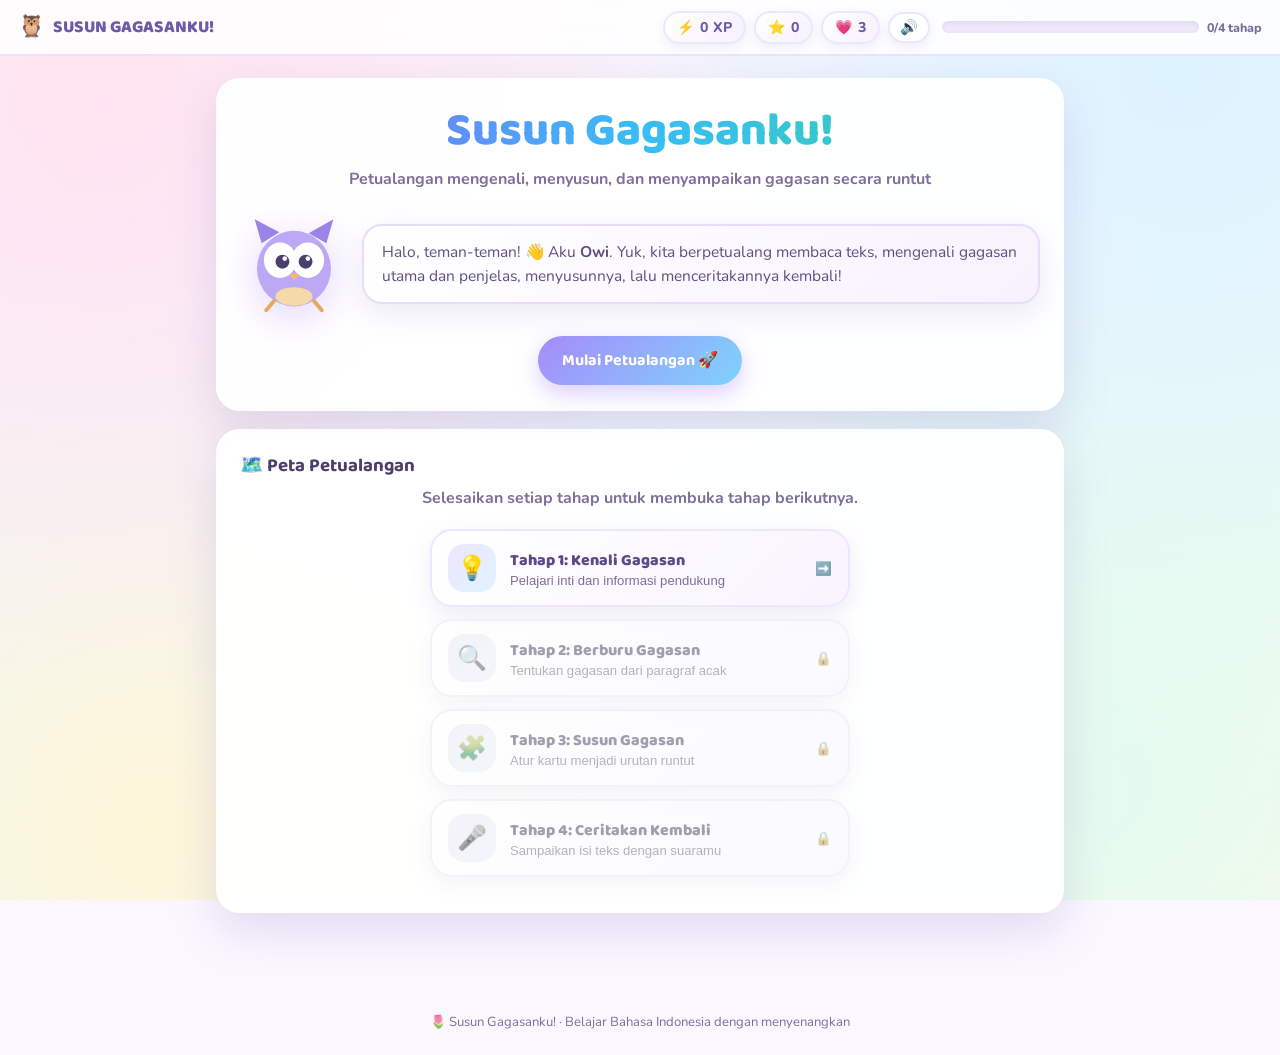
<file: ai_studio_code (1).html>
<!DOCTYPE html>
<html lang="id">
<head>
<meta charset="UTF-8">
<meta name="viewport" content="width=device-width,initial-scale=1">
<title>Susun Gagasanku! — Petualangan Gagasan</title>
<link rel="preconnect" href="https://fonts.googleapis.com">
<link rel="preconnect" href="https://fonts.gstatic.com" crossorigin>
<link href="https://fonts.googleapis.com/css2?family=Baloo+2:wght@400;600;700;800&family=Nunito:wght@400;600;700;800&display=swap" rel="stylesheet">
<style>
:root{
  --mint:#B9EBD9;--lav:#D6C9FB;--peach:#FFD8C2;--yellow:#FFEFB8;
  --pink:#FFC9DE;--blue:#C3E5FF;--green:#C7F0D8;
  --ink:#4B3F6B;--ink-soft:#7C6F9C;
  --shadow:0 10px 30px rgba(139,120,190,.16);
  --shadow-lg:0 18px 45px rgba(139,120,190,.22);
  --radius:24px;
}
*{box-sizing:border-box;-webkit-tap-highlight-color:transparent}
html,body{min-height:100%;margin:0}
body{font-family:'Nunito','Trebuchet MS',sans-serif;color:var(--ink);background:#FBF7FF;min-height:100vh;overflow-x:hidden}
body:before{
  content:'';position:fixed;inset:0;z-index:-2;
  background:
    radial-gradient(circle at 8% 12%,#FFE3F1 0,transparent 42%),
    radial-gradient(circle at 92% 8%,#DDF3FF 0,transparent 38%),
    radial-gradient(circle at 85% 88%,#E4FBEF 0,transparent 42%),
    radial-gradient(circle at 12% 92%,#FFF6D9 0,transparent 40%),
    linear-gradient(160deg,#FFF1F7 0%,#EFF6FF 40%,#EAFBF3 75%,#FFF8E9 100%);
}
h1,h2,h3,h4{font-family:'Baloo 2',sans-serif;margin:0 0 .4em;line-height:1.2}
p{margin:0 0 .8em;line-height:1.65}

/* Topbar & HUD */
.topbar{
  position:sticky;top:0;z-index:50;display:flex;align-items:center;gap:12px;flex-wrap:wrap;
  padding:10px 18px;background:rgba(255,255,255,.86);backdrop-filter:blur(14px);
  border-bottom:2px solid rgba(214,201,251,.5);
}
.brand{
  display:flex;align-items:center;gap:8px;font-family:'Baloo 2',sans-serif;
  font-weight:800;font-size:1.08rem;color:#6D5AA8;cursor:pointer;border:0;background:none;padding:0;
}
.brand .dot{font-size:1.35rem;animation:bob 2.6s infinite}
.hud{display:flex;gap:8px;margin-left:auto;flex-wrap:wrap;align-items:center}
.hud-item{
  display:flex;align-items:center;gap:5px;background:linear-gradient(135deg,#fff,#F6F1FF);
  border:2px solid #EDE6FF;padding:5px 12px;border-radius:999px;font-weight:800;
  font-size:.88rem;color:#6D5AA8;box-shadow:0 4px 12px #8b78be1f;
}
.mute-btn{
  border:2px solid #EDE6FF;background:#fff;border-radius:999px;padding:5px 10px;
  font-size:.9rem;cursor:pointer;box-shadow:0 4px 12px #8b78be1f;transition:.16s;
}
.mute-btn:hover{transform:scale(1.06)}
.progress-wrap{display:flex;align-items:center;gap:8px;width:100%;max-width:320px}
.progress{flex:1;height:12px;background:#EFE9FB;border-radius:999px;overflow:hidden;box-shadow:inset 0 2px 5px #8b78be26}
.progress-fill{height:100%;width:0;border-radius:999px;background:linear-gradient(90deg,#A78BFA,#7DD3FC,#6EE7B7);transition:width .6s ease}
.progress-label{font-size:.78rem;font-weight:800;color:var(--ink-soft);white-space:nowrap}

/* Layout & Animations */
main{max-width:880px;margin:0 auto;padding:22px 16px 70px}
.screen{display:none;animation:fadeUp .4s ease both}
.screen.active{display:block}
@keyframes fadeUp{from{opacity:0;transform:translateY(16px)}to{opacity:1;transform:translateY(0)}}
@keyframes bob{0%,100%{transform:translateY(0)}50%{transform:translateY(-7px)}}
@keyframes pop{0%{transform:scale(.75);opacity:0}70%{transform:scale(1.06)}100%{transform:scale(1);opacity:1}}
@keyframes pulse{50%{box-shadow:0 0 0 16px #ff6b9d00}}
@keyframes shake{0%,100%{transform:translateX(0)}25%{transform:translateX(-6px)}75%{transform:translateX(6px)}}

.card{
  background:#fffffff2;border-radius:var(--radius);padding:24px 22px;
  box-shadow:var(--shadow-lg);border:2px solid #ffffffe6;margin-bottom:18px;
}
.stage-head{display:flex;align-items:center;justify-content:space-between;gap:10px;flex-wrap:wrap;margin-bottom:10px}
.level-tag{
  display:inline-flex;align-items:center;gap:8px;
  background:linear-gradient(135deg,#EDE6FF,#DFF3FF);color:#6D5AA8;
  font-weight:800;font-size:.82rem;padding:6px 14px;border-radius:999px;
}
.back-map{
  border:2px solid #E6DEF8;background:#fff;color:#6D5AA8;border-radius:999px;
  padding:6px 13px;font-family:'Baloo 2',sans-serif;font-weight:700;font-size:.85rem;
  cursor:pointer;transition:.16s;
}
.back-map:hover{background:#F7F3FF}

.hint{
  background:#F7F3FF;border-left:5px solid #C4B5FD;padding:12px 16px;
  border-radius:0 14px 14px 0;font-size:.95rem;color:#5D5182;margin:14px 0;
}

/* Buttons */
.btn{
  font-family:'Baloo 2',sans-serif;font-weight:700;font-size:1rem;border:0;border-radius:999px;
  padding:12px 24px;cursor:pointer;transition:transform .16s,box-shadow .16s,filter .16s;
  display:inline-flex;align-items:center;gap:8px;justify-content:center;
}
.btn:hover:not(:disabled){transform:translateY(-2px)}
.btn:active:not(:disabled){transform:scale(.96)}
.btn:disabled{opacity:.45;cursor:not-allowed;filter:grayscale(.4)}
.btn-sm{padding:8px 16px;font-size:.88rem}
.btn-primary{background:linear-gradient(135deg,#A78BFA,#7DD3FC);color:#fff;box-shadow:0 8px 22px #a78bfa6b}
.btn-mint{background:linear-gradient(135deg,#6EE7B7,#34D399);color:#0D4E35;box-shadow:0 8px 22px #34d39955}
.btn-peach{background:linear-gradient(135deg,#FFB88C,#FF9A76);color:#fff;box-shadow:0 8px 22px #ff9a7666}
.btn-ghost{background:#fff;color:#6D5AA8;border:2px solid #E6DEF8;box-shadow:0 5px 16px #8b78be1f}
.btn-row{display:flex;gap:12px;flex-wrap:wrap;margin-top:18px;align-items:center}

/* Mascot & Hero */
.owl{width:108px;height:108px;animation:bob 3.2s infinite;filter:drop-shadow(0 10px 18px #a78bfa59);flex-shrink:0}
.owl-mini{
  width:52px;height:52px;border-radius:18px;background:linear-gradient(135deg,#EDE6FF,#DFF3FF);
  display:grid;place-items:center;font-size:1.75rem;flex-shrink:0;
  box-shadow:0 6px 14px #8b78be22;animation:bob 3s infinite;
}
.mascot-row{display:flex;align-items:center;gap:14px;flex-wrap:wrap;margin-bottom:10px}
.speech{
  position:relative;flex:1;min-width:200px;background:linear-gradient(135deg,#fff,#F7F2FF);
  border:2px solid #E6DEF8;border-radius:20px;padding:14px 18px;font-size:.97rem;
  color:#5D5182;box-shadow:var(--shadow);line-height:1.55;
}
.hero-title{
  font-size:clamp(1.9rem,6vw,2.9rem);font-weight:800;text-align:center;
  background:linear-gradient(100deg,#8B5CF6,#38BDF8,#34D399);
  -webkit-background-clip:text;background-clip:text;color:transparent;margin-bottom:6px;
}
.hero-sub{text-align:center;color:var(--ink-soft);font-weight:700;margin-bottom:18px}

/* Map */
.map{padding:6px 0 10px;display:flex;flex-direction:column;gap:12px;align-items:center}
.node{
  width:min(420px,100%);display:flex;align-items:center;gap:14px;text-align:left;
  background:linear-gradient(135deg,#fff,#F8F4FF);border:2px solid #EDE6FF;border-radius:22px;
  padding:13px 16px;cursor:pointer;box-shadow:0 8px 22px #8b78be24;transition:.2s;color:inherit;
}
.node:hover:not(.locked){transform:translateY(-3px);box-shadow:0 16px 32px #8b78be3d}
.node.locked{opacity:.55;filter:grayscale(.5);cursor:not-allowed}
.node.done{border-color:#A7F3D0;background:linear-gradient(135deg,#F0FFF8,#fff)}
.node-icon{
  width:48px;height:48px;flex:0 0 48px;border-radius:16px;display:grid;place-items:center;
  font-size:1.5rem;background:linear-gradient(135deg,#EDE6FF,#DFF3FF);
}
.node-body{display:flex;flex-direction:column;flex:1}
.node-title{font-family:'Baloo 2',sans-serif;font-weight:800;font-size:1rem;color:#5B4B8A}
.node-desc{font-size:.82rem;color:var(--ink-soft)}

/* Concept Cards & Text */
.concept-grid{display:grid;grid-template-columns:1fr 1fr;gap:16px;margin-top:16px}
.concept{border-radius:22px;padding:20px;border:2px solid;box-shadow:var(--shadow)}
.concept.blue{background:linear-gradient(160deg,#EAF5FF,#DCEBFF);border-color:#BFDBFE}
.concept.yellow{background:linear-gradient(160deg,#FFFCEB,#FFF4D1);border-color:#FDE68A}
.concept h4{font-size:1.1rem;margin-bottom:8px;display:flex;align-items:center;justify-content:space-between}
.concept p{font-size:.92rem;color:#5D5182;margin-bottom:0}
.concept-tap{cursor:pointer;transition:.2s;min-height:145px}
.concept-tap:hover{transform:translateY(-4px)}
.concept-detail{display:none;margin-top:12px;padding:12px;background:#ffffffd6;border-radius:14px;line-height:1.55;font-size:.93rem}
.concept-tap.open .concept-detail{display:block;animation:fadeUp .25s}
.concept-tap.open .tap-cue{display:none}
.example{background:#ffffffd9;border:1.5px solid #E6DEF8;border-radius:14px;padding:12px 15px;font-size:.95rem;line-height:1.65}

.text-box{
  background:linear-gradient(135deg,#FFFDF8,#FFF9F0);border:2px dashed #FFE0B8;
  border-radius:20px;padding:18px 20px;margin-top:12px;font-size:1rem;line-height:1.8;color:#4A3F63;
}
.text-box h3{color:#8B5CF6;font-size:1.15rem;text-align:center;margin-bottom:12px}
.text-box p{text-indent:1.2em;margin-bottom:10px}
.text-box p:last-child{margin-bottom:0}
.text-toolbar{display:flex;gap:8px;flex-wrap:wrap;align-items:center;margin-top:10px}

/* Quiz */
.quiz-card{background:linear-gradient(135deg,#FFFDF8,#F5F2FF);border:2px solid #E6DEF8;border-radius:20px;padding:18px;margin:16px 0}
.quiz-progress{font-weight:900;color:#8B5CF6;font-size:.88rem;margin-bottom:6px}
.choice-grid{display:grid;grid-template-columns:repeat(2,minmax(0,1fr));gap:12px;margin:16px 0}
.choice-btn{
  border:2px solid #E6DEF8;background:#fff;border-radius:18px;padding:15px 12px;
  color:#5D5182;font:800 1rem 'Nunito',sans-serif;cursor:pointer;
  box-shadow:0 5px 14px #8b78be1c;transition:.18s;
}
.choice-btn:hover:not(:disabled){transform:translateY(-2px);border-color:#A78BFA}
.choice-btn:disabled{cursor:default}
.choice-btn.correct{border-color:#34D399;background:#E3FBEC;color:#11533B}
.choice-btn.wrong{border-color:#FB7185;background:#FFF0F3;color:#9F3450;animation:shake .35s}
.answer-feedback{padding:14px 16px;border-radius:16px;margin:14px 0 0;font-weight:700;line-height:1.55;display:none}
.answer-feedback.good{display:block;background:#E3FBEC;color:#166044}
.answer-feedback.bad{display:block;background:#FFF0F3;color:#9F3450}

/* Sort */
.sort-list{display:flex;flex-direction:column;gap:10px;margin:18px 0}
.sort-item{
  display:flex;align-items:center;gap:12px;padding:14px;background:#fff;
  border:2px solid #EDE6FF;border-radius:16px;box-shadow:0 4px 12px #8b78be1c;
  cursor:grab;transition:transform .15s,border-color .15s,background .15s;
}
.sort-item:active{cursor:grabbing}
.sort-item.dragging{opacity:.45;transform:scale(.98)}
.sort-item.over{border-color:#6EE7B7;background:#F0FFF8}
.sort-item.moved{border-color:#A78BFA;background:#FAF7FF}
.sort-handle{color:#B8AED6;font-size:1.1rem;user-select:none;padding:0 2px}
.sort-num{
  width:34px;height:34px;border-radius:50%;display:grid;place-items:center;
  background:#EDE6FF;color:#6D5AA8;font-weight:900;flex-shrink:0;
}
.sort-text{flex:1;font-weight:700;line-height:1.5}
.sort-controls{display:flex;gap:6px}
.mini{
  border:0;background:#F0EBFF;color:#6D5AA8;border-radius:10px;padding:8px 11px;
  font-weight:900;cursor:pointer;transition:.15s;
}
.mini:hover:not(:disabled){background:#E2D7FE}
.mini:disabled{opacity:.35;cursor:not-allowed}

/* Record & Retell */
.record-panel{
  background:linear-gradient(160deg,#FFF7FB,#F5F3FF);border:2px dashed #FFC9DE;
  border-radius:22px;padding:22px;margin-top:16px;text-align:center;
}
.record-btn{background:linear-gradient(135deg,#FFB8D2,#FF8FB8);color:#7D254B;box-shadow:0 7px 18px #ff8fb866}
.record-btn.recording{animation:pulse 1.2s infinite;background:#fb7185;color:#fff}
.rec-status{font-size:.88rem;font-weight:700;color:var(--ink-soft);margin-top:12px;min-height:22px}
.transcript-input{
  width:100%;min-height:105px;background:#fff;border-radius:16px;padding:14px;margin-top:12px;
  font:600 .96rem/1.7 'Nunito',sans-serif;color:var(--ink);border:2px solid #E6DEF8;
  resize:vertical;outline:none;transition:border-color .2s;
}
.transcript-input:focus{border-color:#A78BFA}
.feedback{padding:14px 16px;border-radius:16px;margin-top:14px;background:#F7F3FF;line-height:1.6}
.feedback.good{background:#E3FBEC;color:#166044}
.feedback.warn{background:#FFF8DC;color:#805900}

/* Modal & Confetti */
.modal{
  position:fixed;inset:0;background:#4b3f6b70;backdrop-filter:blur(5px);
  display:none;align-items:center;justify-content:center;padding:20px;z-index:100;
}
.modal.show{display:flex}
.modal-card{
  background:#fff;border-radius:26px;padding:28px;max-width:420px;width:100%;
  text-align:center;box-shadow:var(--shadow-lg);animation:pop .3s;
}
.modal-icon{font-size:3.2rem;margin-bottom:6px}
.confetti{
  position:fixed;top:-12px;width:10px;height:14px;border-radius:3px;z-index:120;
  pointer-events:none;animation:fall linear forwards;
}
@keyframes fall{
  to{transform:translateY(105vh) rotate(540deg);opacity:0}
}

.footer{text-align:center;color:var(--ink-soft);font-size:.82rem;padding:12px 10px 24px}

@media(max-width:640px){
  .topbar{padding:9px 12px}
  .hud-item{font-size:.78rem;padding:4px 9px}
  .progress-wrap{max-width:none}
  .card{padding:19px 15px}
  .concept-grid,.choice-grid{grid-template-columns:1fr}
  .sort-item{align-items:flex-start}
  .sort-controls{flex-direction:column}
}
</style>
</head>
<body>

<header class="topbar">
  <button type="button" class="brand" onclick="go(0)" title="Kembali ke Peta">
    <span class="dot">🦉</span> SUSUN GAGASANKU!
  </button>
  <div class="hud">
    <div class="hud-item" title="Poin Pengalaman">⚡ <span id="xp">0</span> XP</div>
    <div class="hud-item" title="Bintang">⭐ <span id="stars">0</span></div>
    <div class="hud-item" title="Semangat">💗 <span id="hearts">3</span></div>
    <button type="button" class="mute-btn" id="muteBtn" onclick="toggleMute()" aria-label="Suara aktif" title="Aktifkan/Bisukan Suara">🔊</button>
  </div>
  <div class="progress-wrap">
    <div class="progress"><div class="progress-fill" id="progress"></div></div>
    <span class="progress-label" id="progressLabel">0/4 tahap</span>
  </div>
</header>

<main>
  <!-- SCREEN 0: HOME & MAP -->
  <section class="screen active" id="screen0">
    <div class="card">
      <h1 class="hero-title">Susun Gagasanku!</h1>
      <p class="hero-sub">Petualangan mengenali, menyusun, dan menyampaikan gagasan secara runtut</p>
      <div class="mascot-row">
        <svg class="owl" viewBox="0 0 140 140" role="img" aria-label="Maskot burung hantu Owi">
          <ellipse cx="70" cy="76" rx="48" ry="49" fill="#BCA8F4"/>
          <path d="M28 43 19 12 51 29M112 43l9-31-32 18" fill="#9C83E8"/>
          <ellipse cx="52" cy="65" rx="21" ry="23" fill="#fff"/>
          <ellipse cx="88" cy="65" rx="21" ry="23" fill="#fff"/>
          <circle cx="55" cy="67" r="9" fill="#4B3F6B"/>
          <circle cx="85" cy="67" r="9" fill="#4B3F6B"/>
          <circle cx="58" cy="63" r="3" fill="#fff"/>
          <circle cx="88" cy="63" r="3" fill="#fff"/>
          <path d="m64 83 6 8 7-8" fill="#FFB86B"/>
          <ellipse cx="70" cy="112" rx="24" ry="12" fill="#F5D9A8"/>
          <path d="M44 118 34 130M96 118l10 12" stroke="#E9A75C" stroke-width="5" stroke-linecap="round"/>
        </svg>
        <div class="speech">
          Halo, teman-teman! 👋 Aku <b>Owi</b>. Yuk, kita berpetualang membaca teks, mengenali gagasan utama dan penjelas, menyusunnya, lalu menceritakannya kembali!
        </div>
      </div>
      <div class="btn-row" style="justify-content:center">
        <button type="button" class="btn btn-primary" id="startBtn" onclick="startAdventure()">Mulai Petualangan 🚀</button>
      </div>
    </div>

    <div class="card">
      <h3>🗺️ Peta Petualangan</h3>
      <p class="hero-sub" style="margin-bottom:12px">Selesaikan setiap tahap untuk membuka tahap berikutnya.</p>
      <div class="map" id="map"></div>
    </div>
  </section>

  <!-- SCREEN 1: TAHAP 1 -->
  <section class="screen" id="screen1">
    <div class="card">
      <div class="stage-head">
        <div class="level-tag">💡 Tahap 1 · Kenalan dengan Gagasan</div>
        <button type="button" class="back-map" onclick="go(0)">🗺️ Peta</button>
      </div>
      <h2>Yuk, Kenali Dua Gagasan!</h2>
      <div class="mascot-row">
        <div class="owl-mini" aria-hidden="true">🦉</div>
        <div class="speech">Sebelum bermain, ketuk kedua kartu di bawah ini untuk membuka rahasia gagasan utama dan gagasan penjelas!</div>
      </div>

      <div class="concept-grid">
        <div class="concept blue concept-tap" id="conceptUtama" role="button" tabindex="0" onclick="toggleConcept(this)" onkeydown="if(event.key==='Enter'||event.key===' '){event.preventDefault();toggleConcept(this)}">
          <h4><span>💡 Gagasan Utama</span> <span class="tap-icon">👆</span></h4>
          <p class="tap-cue">Ketuk kartu untuk mengenalnya.</p>
          <div class="concept-detail">
            <b>Gagasan utama</b> adalah inti atau pokok pembahasan. Gagasan ini memberi tahu kita hal paling penting yang sedang dibicarakan.
          </div>
        </div>
        <div class="concept yellow concept-tap" id="conceptPenjelas" role="button" tabindex="0" onclick="toggleConcept(this)" onkeydown="if(event.key==='Enter'||event.key===' '){event.preventDefault();toggleConcept(this)}">
          <h4><span>🌟 Gagasan Penjelas</span> <span class="tap-icon">👆</span></h4>
          <p class="tap-cue">Ketuk kartu untuk mengenalnya.</p>
          <div class="concept-detail">
            <b>Gagasan penjelas</b> adalah informasi yang menerangkan gagasan utama. Isinya dapat berupa alasan, contoh, fakta, atau rincian.
          </div>
        </div>
      </div>

      <div class="quiz-card">
        <h3>🎮 Coba Jadi Detektif Gagasan!</h3>
        <p>Kalimat ini berbicara tentang manfaat membawa botol minum sendiri. Menurutmu, ini termasuk gagasan yang mana?</p>
        <div class="example" style="margin:12px 0"><b>“Membawa botol minum sendiri ke sekolah memberikan banyak manfaat.”</b></div>
        <div class="choice-grid">
          <button type="button" class="choice-btn" onclick="practiceConcept('utama',this)">💡 Gagasan Utama</button>
          <button type="button" class="choice-btn" onclick="practiceConcept('penjelas',this)">🌟 Gagasan Penjelas</button>
        </div>
        <div id="practiceFeedback" class="answer-feedback" aria-live="polite"></div>
      </div>

      <p class="hint">Ingat: <b>gagasan utama</b> = inti pembahasan. <b>Gagasan penjelas</b> = informasi yang mendukung atau menerangkan inti.</p>
      <div class="btn-row">
        <button type="button" class="btn btn-primary" id="next1" disabled onclick="go(2)">Aku Siap Berlatih! ➜</button>
      </div>
    </div>
  </section>

  <!-- SCREEN 2: TAHAP 2 -->
  <section class="screen" id="screen2">
    <div class="card">
      <div class="stage-head">
        <div class="level-tag">🔍 Tahap 2 · Berburu Gagasan dalam Teks</div>
        <button type="button" class="back-map" onclick="go(0)">🗺️ Peta</button>
      </div>
      <h2>Tentukan Jenis Gagasannya!</h2>
      <div class="mascot-row">
        <div class="owl-mini" aria-hidden="true">🦉</div>
        <div class="speech">Baca teks lengkap terlebih dahulu, lalu tentukan apakah tiap paragraf pada kuis berisi gagasan utama atau gagasan penjelas!</div>
      </div>

      <div class="text-toolbar">
        <button type="button" class="btn btn-ghost btn-sm" id="toggleTextBtn" onclick="toggleFullText()">📖 Sembunyikan Teks Lengkap</button>
        <button type="button" class="btn btn-ghost btn-sm" id="speakTextBtn" onclick="speakFullText()">🔊 Bacakan Teks</button>
      </div>

      <div class="text-box" id="fullTextBox">
        <h3>Kebiasaan Membawa Botol Minum</h3>
        <p>Kebiasaan membawa botol minum sendiri ke sekolah merupakan tindakan sederhana yang memberikan banyak manfaat. Kebiasaan ini perlu diterapkan oleh setiap peserta didik.</p>
        <p>Pertama, membawa botol minum sendiri dapat mengurangi penggunaan plastik sekali pakai. Dengan demikian, jumlah sampah plastik di lingkungan sekolah dapat berkurang. Kedua, peserta didik dapat memenuhi kebutuhan air minum dengan lebih mudah karena botol minum selalu tersedia.</p>
        <p>Selain itu, membawa botol minum sendiri juga dapat membantu menghemat uang. Peserta didik tidak perlu terlalu sering membeli minuman kemasan. Botol minum yang digunakan berulang kali juga dapat menjadi kebiasaan baik dalam menjaga lingkungan.</p>
        <p>Oleh karena itu, membawa botol minum sendiri ke sekolah merupakan kebiasaan baik yang sebaiknya dilakukan setiap hari. Kebiasaan sederhana ini bermanfaat bagi kesehatan, penghematan, dan kebersihan lingkungan.</p>
      </div>

      <div class="quiz-card">
        <div class="quiz-progress" id="quizProgress">Soal 1 dari 3</div>
        <h3 id="quizTitle">Baca paragraf berikut!</h3>
        <div class="example" id="quizParagraph" style="font-size:1rem;line-height:1.75;margin:12px 0"></div>
        <p id="quizPrompt"><b>Paragraf ini berisi...</b></p>
        <div class="choice-grid" id="quizChoices">
          <button type="button" class="choice-btn" onclick="answerQuiz('utama',this)">💡 Gagasan Utama</button>
          <button type="button" class="choice-btn" onclick="answerQuiz('penjelas',this)">🌟 Gagasan Penjelas</button>
        </div>
        <div id="quizFeedback" class="answer-feedback" aria-live="polite"></div>
        <div class="btn-row">
          <button type="button" class="btn btn-primary" id="nextQuiz" disabled onclick="nextQuestion()">Soal Berikutnya ➜</button>
          <button type="button" class="btn btn-ghost" id="retryQuiz" style="display:none" onclick="startQuiz()">🔄 Ulangi Kuis</button>
        </div>
      </div>

      <div id="simpleGuide" class="hint" style="display:none">
        <h3>🦉 Trik Mudah Membedakannya</h3>
        <p><b>Gagasan utama:</b> tanyakan, “Apa inti yang sedang dibicarakan?”</p>
        <p><b>Gagasan penjelas:</b> tanyakan, “Informasi apa yang menerangkan atau mendukung inti tersebut?”</p>
        <p style="margin-bottom:0">Tips: gagasan utama biasanya bersifat umum, sedangkan gagasan penjelas berisi alasan, contoh, atau rincian yang lebih khusus.</p>
      </div>

      <div class="btn-row">
        <button type="button" class="btn btn-primary" id="next2" disabled onclick="go(3)">Lanjut Menyusun Gagasan ➜</button>
      </div>
    </div>
  </section>

  <!-- SCREEN 3: TAHAP 3 -->
  <section class="screen" id="screen3">
    <div class="card">
      <div class="stage-head">
        <div class="level-tag">🧩 Tahap 3 · Misi Menyusun Gagasan</div>
        <button type="button" class="back-map" onclick="go(0)">🗺️ Peta</button>
      </div>
      <h2>Susun Gagasan Menjadi Runtut!</h2>
      <div class="mascot-row">
        <div class="owl-mini" aria-hidden="true">🦉</div>
        <div class="speech">Seret kartu (atau gunakan tombol panah <b>↑ ↓</b>) untuk menyusun isi teks agar mudah dipahami dari pembuka hingga penutup!</div>
      </div>

      <div class="hint">Bacalah setiap kalimat dengan cermat. Temukan gagasan yang paling umum sebagai pembuka, lanjutkan dengan penjelasan pendukung, lalu akhiri dengan simpulan.</div>
      <div class="sort-list" id="sortList"></div>

      <div class="btn-row">
        <button type="button" class="btn btn-ghost" onclick="shuffleItems()">🔀 Acak Kartu</button>
        <button type="button" class="btn btn-mint" onclick="checkOrder()">Periksa Susunanku ✓</button>
      </div>
      <div id="sortFeedback" class="feedback" style="display:none" aria-live="polite"></div>

      <div class="btn-row">
        <button type="button" class="btn btn-primary" id="next3" disabled onclick="go(4)">Lanjut Berbicara 🎤</button>
      </div>
    </div>
  </section>

  <!-- SCREEN 4: TAHAP 4 -->
  <section class="screen" id="screen4">
    <div class="card">
      <div class="stage-head">
        <div class="level-tag">🎤 Tahap 4 · Menyampaikan Gagasan</div>
        <button type="button" class="back-map" onclick="go(0)">🗺️ Peta</button>
      </div>
      <h2>Ceritakan Kembali dengan Suaramu!</h2>
      <div class="mascot-row">
        <div class="owl-mini" aria-hidden="true">🦉</div>
        <div class="speech">Sampaikan kembali isi teks menggunakan bahasamu sendiri secara runtut! Kamu bisa merekam suara atau mengetik jika mikrofon tidak tersedia.</div>
      </div>

      <div class="hint">
        <b>Panduan bercerita:</b><br>
        1. Apa inti pembahasan teks?<br>
        2. Apa saja manfaat membawa botol minum sendiri?<br>
        3. Mengapa kebiasaan tersebut perlu dilakukan setiap hari?
      </div>

      <div class="record-panel">
        <div style="font-size:2.4rem">🎙️</div>
        <h3>Rekam atau Tulis Penjelasanmu</h3>
        <p style="margin-bottom:12px">Tekan tombol mikrofon lalu berbicaralah dengan jelas, atau tulis langsung ceritamu di kotak bawah.</p>
        <button type="button" class="btn record-btn" id="recordBtn" onclick="toggleSpeech()">🎤 Mulai Berbicara</button>
        <div class="rec-status" id="recStatus">Siap mendengarkan. Kamu juga bisa mengetik langsung di bawah.</div>
        <textarea class="transcript-input" id="transcript" placeholder="Hasil pengenalan suaramu akan muncul di sini... (atau ketik ceritamu langsung di sini)"></textarea>
        <div class="btn-row" style="justify-content:center">
          <button type="button" class="btn btn-ghost" onclick="clearTranscript()">Hapus Teks</button>
          <button type="button" class="btn btn-peach" onclick="evaluateSpeech()">Periksa Ceritaku ✨</button>
        </div>
        <div id="speechFeedback" class="feedback" style="display:none;text-align:left" aria-live="polite"></div>
      </div>

      <div class="hint">Catatan: fitur pengenalan suara membutuhkan izin mikrofon dan browser yang mendukung <i>Speech Recognition</i> (seperti Google Chrome). Jika tidak tersedia, kamu tetap dapat mengetik penjelasanmu pada kotak di atas.</div>
      <div class="btn-row">
        <button type="button" class="btn btn-primary" id="finishBtn" onclick="finishGame()">Selesaikan Petualangan 🏆</button>
      </div>
    </div>
  </section>

  <!-- SCREEN 5: SELESAI -->
  <section class="screen" id="screen5">
    <div class="card" style="text-align:center">
      <div style="font-size:4.8rem;animation:bob 2s infinite">🏆</div>
      <div class="level-tag">Petualangan Selesai</div>
      <h1 class="hero-title">Hebat Sekali!</h1>
      <p class="hero-sub">Kamu telah menyelesaikan seluruh petualangan Susun Gagasanku!</p>
      <div class="concept-grid" style="margin-bottom:18px">
        <div class="concept blue">⚡<h2 id="finalXP">0</h2>XP diperoleh</div>
        <div class="concept yellow">⭐<h2 id="finalStars">0</h2>Bintang diperoleh</div>
      </div>
      <p>Ingat urutannya: <b>gagasan utama → gagasan penjelas → penutup</b>. Terus berlatih agar semakin terampil menyampaikan gagasan secara jelas dan runtut!</p>
      <div class="btn-row" style="justify-content:center">
        <button type="button" class="btn btn-primary" onclick="restart()">🔄 Main Lagi</button>
        <button type="button" class="btn btn-ghost" onclick="go(0)">Kembali ke Peta</button>
      </div>
    </div>
  </section>
</main>

<div class="footer">🌷 Susun Gagasanku! · Belajar Bahasa Indonesia dengan menyenangkan</div>

<div class="modal" id="modal" role="dialog" aria-modal="true" aria-labelledby="modalTitle">
  <div class="modal-card">
    <div class="modal-icon" id="modalIcon">🌟</div>
    <h2 id="modalTitle">Hebat!</h2>
    <p id="modalText"></p>
    <button type="button" class="btn btn-primary" onclick="closeModal()">Lanjutkan</button>
  </div>
</div>

<script>
const STORAGE_KEY = 'susun_gagasanku_v2';
const $ = id => document.getElementById(id);

let xp = 0, stars = 0, hearts = 3, muted = false;
let done = new Set();
let speech = null, listening = false, transcriptText = '';
let quizDeck = [], quizIndex = 0, quizScore = 0, quizLocked = false;
let textVisible = true, speakingText = false;

const stages = [
  ['💡', 'Kenali Gagasan', 'Pelajari inti dan informasi pendukung'],
  ['🔍', 'Berburu Gagasan', 'Tentukan gagasan dari paragraf acak'],
  ['🧩', 'Susun Gagasan', 'Atur kartu menjadi urutan runtut'],
  ['🎤', 'Ceritakan Kembali', 'Sampaikan isi teks dengan suaramu']
];

const correctOrder = [
  { id: 'a', text: 'Kebiasaan membawa botol minum sendiri ke sekolah memberikan banyak manfaat.' },
  { id: 'b', text: 'Membawa botol minum dapat mengurangi sampah plastik dan memudahkan peserta didik memenuhi kebutuhan air.' },
  { id: 'c', text: 'Membawa botol minum sendiri juga dapat membantu menghemat uang dan menjaga lingkungan.' },
  { id: 'd', text: 'Oleh karena itu, membawa botol minum sendiri sebaiknya dilakukan setiap hari.' }
];
let items = [];

/* ===== AUDIO & CONFETTI ===== */
function playSound(kind) {
  if (muted) return;
  try {
    const Ctx = window.AudioContext || window.webkitAudioContext;
    if (!Ctx) return;
    const ctx = new Ctx(), now = ctx.currentTime;
    const notes = kind === 'good' ? [660, 880, 1046] : kind === 'bad' ? [220, 165] : [523, 659, 784, 1046];
    notes.forEach((hz, i) => {
      const o = ctx.createOscillator(), g = ctx.createGain();
      o.type = kind === 'bad' ? 'triangle' : 'sine';
      o.frequency.value = hz;
      g.gain.setValueAtTime(.0001, now + i * .1);
      g.gain.exponentialRampToValueAtTime(.12, now + i * .1 + .025);
      g.gain.exponentialRampToValueAtTime(.0001, now + i * .1 + .19);
      o.connect(g); g.connect(ctx.destination);
      o.start(now + i * .1); o.stop(now + i * .1 + .21);
    });
    setTimeout(() => ctx.close(), 950);
  } catch (e) {}
}

function toggleMute() {
  muted = !muted;
  $('muteBtn').textContent = muted ? '🔇' : '🔊';
  $('muteBtn').setAttribute('aria-label', muted ? 'Suara dibisukan' : 'Suara aktif');
  saveState();
}

function launchConfetti() {
  const colors = ['#A78BFA', '#7DD3FC', '#6EE7B7', '#FCD34D', '#FF8FB8', '#FFB88C'];
  for (let i = 0; i < 36; i++) {
    const c = document.createElement('div');
    c.className = 'confetti';
    c.style.left = Math.random() * 100 + 'vw';
    c.style.background = colors[i % colors.length];
    c.style.animationDuration = (2.1 + Math.random() * 1.4) + 's';
    c.style.animationDelay = (Math.random() * .4) + 's';
    document.body.appendChild(c);
    setTimeout(() => c.remove(), 4000);
  }
}

/* ===== STATE & HUD ===== */
function saveState() {
  try {
    localStorage.setItem(STORAGE_KEY, JSON.stringify({
      xp, stars, hearts, muted, done: [...done]
    }));
  } catch (e) {}
}

function loadState() {
  try {
    const raw = localStorage.getItem(STORAGE_KEY);
    if (!raw) return;
    const d = JSON.parse(raw);
    xp = Number(d.xp) || 0;
    stars = Number(d.stars) || 0;
    hearts = Number(d.hearts) || 3;
    muted = Boolean(d.muted);
    done = new Set(Array.isArray(d.done) ? d.done : []);
    $('muteBtn').textContent = muted ? '🔇' : '🔊';
    if (done.has(1)) $('next1').disabled = false;
    if (done.has(2)) $('next2').disabled = false;
    if (done.has(3)) $('next3').disabled = false;
  } catch (e) {}
}

function renderMap() {
  const mapEl = $('map');
  mapEl.innerHTML = '';
  stages.forEach((s, i) => {
    const stageNum = i + 1;
    const isDone = done.has(stageNum);
    const isLocked = i > 0 && !done.has(i);
    const b = document.createElement('button');
    b.type = 'button';
    b.className = 'node' + (isDone ? ' done' : '') + (isLocked ? ' locked' : '');
    b.innerHTML = `
      <span class="node-icon">${s[0]}</span>
      <span class="node-body">
        <span class="node-title">Tahap ${stageNum}: ${s[1]}</span>
        <span class="node-desc">${s[2]}</span>
      </span>
      <span>${isDone ? '✅' : (isLocked ? '🔒' : '➡️')}</span>
    `;
    if (isLocked) b.disabled = true;
    else b.onclick = () => go(stageNum);
    mapEl.appendChild(b);
  });
}

function updateHUD() {
  $('xp').textContent = xp;
  $('stars').textContent = stars;
  $('hearts').textContent = hearts;
  $('progress').style.width = (done.size / 4 * 100) + '%';
  $('progressLabel').textContent = done.size + '/4 tahap';

  // Update tombol mulai pada beranda sesuai progres
  const startBtn = $('startBtn');
  if (done.size === 4) startBtn.textContent = 'Lihat Hasil Petualangan 🏆';
  else if (done.size > 0) startBtn.textContent = `Lanjut ke Tahap ${done.size + 1} 🚀`;
  else startBtn.textContent = 'Mulai Petualangan 🚀';

  renderMap();
  saveState();
}

function startAdventure() {
  if (done.size >= 4) go(5);
  else go(done.size + 1);
}

function loseHeart() {
  hearts = Math.max(0, hearts - 1);
  if (hearts === 0) {
    hearts = 3;
    updateHUD();
    showModal('💗', 'Tetap Semangat!', 'Nyawamu sempat habis, tapi Owi sudah mengisi ulang semangatmu menjadi 3! Yuk, baca lagi dengan tenang.');
  } else {
    updateHUD();
  }
}

function completeStage(n, rewardXP, rewardStars, msg) {
  if (done.has(n)) return;
  done.add(n);
  xp += rewardXP;
  stars += rewardStars;
  updateHUD();
  playSound('win');
  if (msg) showModal('🌟', `Tahap ${n} Selesai!`, `${msg} Kamu memperoleh +${rewardXP} XP dan +${rewardStars} ⭐!`);
}

function go(n) {
  if (listening && speech) speech.stop();
  if (speakingText && window.speechSynthesis) {
    window.speechSynthesis.cancel();
    speakingText = false;
    $('speakTextBtn').textContent = '🔊 Bacakan Teks';
  }
  document.querySelectorAll('.screen').forEach(s => s.classList.remove('active'));
  const target = $('screen' + n);
  if (target) target.classList.add('active');
  window.scrollTo({ top: 0, behavior: 'smooth' });
  renderMap();
}

function showModal(icon, title, msg) {
  $('modalIcon').textContent = icon;
  $('modalTitle').textContent = title;
  $('modalText').textContent = msg;
  $('modal').classList.add('show');
}
function closeModal() { $('modal').classList.remove('show'); }

/* ===== TAHAP 1 ===== */
function toggleConcept(el) {
  el.classList.toggle('open');
  const icon = el.querySelector('.tap-icon');
  if (icon) icon.textContent = el.classList.contains('open') ? '✅' : '👆';
  playSound('good');
}

function practiceConcept(answer, btn) {
  document.querySelectorAll('#screen1 .choice-btn').forEach(x => x.classList.remove('correct', 'wrong'));
  const f = $('practiceFeedback');
  if (answer === 'utama') {
    btn.classList.add('correct');
    f.className = 'answer-feedback good';
    f.textContent = '🎉 Benar! Kalimat itu menyampaikan inti pembahasan, yaitu manfaat membawa botol minum sendiri.';
    // Otomatis buka kartu jika belum dibuka agar siswa tetap mendapat ilmunya
    document.querySelectorAll('#screen1 .concept-tap').forEach(c => {
      if (!c.classList.contains('open')) toggleConcept(c);
    });
    $('next1').disabled = false;
    playSound('good');
    completeStage(1, 30, 1, 'Hebat, kamu sudah mengenali gagasan utama!');
  } else {
    btn.classList.add('wrong');
    f.className = 'answer-feedback bad';
    f.textContent = 'Belum tepat, coba lagi! Kalimat ini menyampaikan inti pembahasan, bukan alasan atau rincian pendukung.';
    playSound('bad');
    loseHeart();
  }
}

/* ===== TAHAP 2 ===== */
function toggleFullText() {
  textVisible = !textVisible;
  $('fullTextBox').style.display = textVisible ? 'block' : 'none';
  $('toggleTextBtn').textContent = textVisible ? '📖 Sembunyikan Teks Lengkap' : '📖 Tampilkan Teks Lengkap';
}

function speakFullText() {
  if (!('speechSynthesis' in window)) {
    showModal('ℹ️', 'Tidak Didukung', 'Browser kamu belum mendukung fitur pembacaan teks otomatis.');
    return;
  }
  if (speakingText) {
    window.speechSynthesis.cancel();
    speakingText = false;
    $('speakTextBtn').textContent = '🔊 Bacakan Teks';
    return;
  }
  const paragraphs = [...document.querySelectorAll('#fullTextBox p')].map(p => p.textContent).join(' ');
  const u = new SpeechSynthesisUtterance('Kebiasaan Membawa Botol Minum. ' + paragraphs);
  u.lang = 'id-ID';
  u.rate = 0.95;
  u.onend = () => {
    speakingText = false;
    $('speakTextBtn').textContent = '🔊 Bacakan Teks';
  };
  speakingText = true;
  $('speakTextBtn').textContent = '⏹ Hentikan Suara';
  window.speechSynthesis.speak(u);
}

function startQuiz() {
  quizDeck = [
    {
      text: 'Kebiasaan membawa botol minum sendiri ke sekolah merupakan tindakan sederhana yang memberikan banyak manfaat. Kebiasaan ini perlu diterapkan oleh setiap peserta didik.',
      type: 'utama',
      why: 'Paragraf ini menyampaikan inti pembahasan, yaitu kebiasaan membawa botol minum sendiri dan manfaatnya.'
    },
    {
      text: 'Membawa botol minum sendiri dapat mengurangi penggunaan plastik sekali pakai. Jumlah sampah plastik di lingkungan sekolah pun dapat berkurang.',
      type: 'penjelas',
      why: 'Paragraf ini memberikan alasan dan akibat yang mendukung inti pembahasan, yaitu mengurangi sampah plastik.'
    },
    {
      text: 'Peserta didik dapat memenuhi kebutuhan air minum dengan lebih mudah karena botol minum selalu tersedia. Membawa botol sendiri juga dapat membantu menghemat uang.',
      type: 'penjelas',
      why: 'Paragraf ini berisi rincian manfaat sebagai pendukung gagasan utama.'
    }
  ].sort(() => Math.random() - .5);

  quizIndex = 0; quizScore = 0; quizLocked = false;
  $('quizTitle').textContent = 'Baca paragraf berikut!';
  $('quizPrompt').style.display = '';
  $('quizChoices').style.display = '';
  $('nextQuiz').style.display = '';
  $('retryQuiz').style.display = 'none';
  $('simpleGuide').style.display = 'none';
  showQuestion();
}

function showQuestion() {
  const q = quizDeck[quizIndex];
  $('quizProgress').textContent = `Soal ${quizIndex + 1} dari ${quizDeck.length}`;
  $('quizParagraph').textContent = q.text;
  $('quizFeedback').style.display = 'none';
  $('quizFeedback').className = 'answer-feedback';
  $('nextQuiz').disabled = true;
  $('nextQuiz').textContent = quizIndex === quizDeck.length - 1 ? 'Lihat Hasil ➜' : 'Soal Berikutnya ➜';
  quizLocked = false;
  document.querySelectorAll('#screen2 .choice-btn').forEach(b => {
    b.classList.remove('correct', 'wrong');
    b.disabled = false;
  });
}

function answerQuiz(answer, btn) {
  if (quizLocked) return;
  quizLocked = true;
  const q = quizDeck[quizIndex];
  const ok = answer === q.type;
  const f = $('quizFeedback');

  document.querySelectorAll('#screen2 .choice-btn').forEach(b => {
    b.disabled = true;
    const isUtamaBtn = b.textContent.includes('Utama');
    if ((isUtamaBtn && q.type === 'utama') || (!isUtamaBtn && q.type === 'penjelas')) {
      b.classList.add('correct');
    }
  });

  if (ok) {
    quizScore++;
    f.className = 'answer-feedback good';
    f.textContent = '🎉 Tepat sekali! ' + q.why;
    playSound('good');
  } else {
    btn.classList.add('wrong');
    f.className = 'answer-feedback bad';
    f.textContent = 'Belum tepat. Jawaban yang benar adalah ' + (q.type === 'utama' ? 'Gagasan Utama. ' : 'Gagasan Penjelas. ') + q.why;
    playSound('bad');
    loseHeart();
  }
  f.style.display = 'block';
  $('nextQuiz').disabled = false;
}

function nextQuestion() {
  if (quizIndex < quizDeck.length - 1) {
    quizIndex++;
    showQuestion();
    return;
  }
  $('quizProgress').textContent = `Latihan selesai · Skor ${quizScore}/${quizDeck.length}`;
  $('quizTitle').textContent = 'Hebat! Saatnya Mengingat Triknya';
  $('quizParagraph').textContent = 'Kamu sudah menyelesaikan semua soal berburu gagasan.';
  $('quizPrompt').style.display = 'none';
  $('quizChoices').style.display = 'none';
  $('nextQuiz').style.display = 'none';
  $('retryQuiz').style.display = quizScore < quizDeck.length ? '' : 'none';

  const f = $('quizFeedback');
  f.className = 'answer-feedback ' + (quizScore >= 2 ? 'good' : 'bad');
  f.textContent = `Skormu ${quizScore} dari ${quizDeck.length}. ` + (quizScore === 3 ? 'Sempurna!' : quizScore >= 2 ? 'Bagus, terus berlatih!' : 'Pelajari kembali trik di bawah ini, lalu kamu boleh mengulangi kuis.');
  f.style.display = 'block';

  $('simpleGuide').style.display = 'block';
  $('next2').disabled = false;
  completeStage(2, 30 + quizScore * 5, quizScore >= 2 ? 2 : 1, `Kamu menuntaskan kuis dengan skor ${quizScore}/${quizDeck.length}!`);
}

/* ===== TAHAP 3 ===== */
function shuffleItems() {
  items = [...correctOrder];
  // Fisher-Yates shuffle & pastikan urutan awal tidak langsung benar
  do {
    for (let i = items.length - 1; i > 0; i--) {
      const j = Math.floor(Math.random() * (i + 1));
      [items[i], items[j]] = [items[j], items[i]];
    }
  } while (items.every((x, idx) => x.id === correctOrder[idx].id));

  renderItems();
  $('sortFeedback').style.display = 'none';
  if (!done.has(3)) $('next3').disabled = true;
}

function renderItems(movedId = null) {
  const root = $('sortList');
  root.innerHTML = '';
  items.forEach((it, i) => {
    const el = document.createElement('div');
    el.className = 'sort-item' + (it.id === movedId ? ' moved' : '');
    el.draggable = true;
    el.dataset.id = it.id;
    el.innerHTML = `
      <span class="sort-handle" aria-hidden="true">⠿</span>
      <span class="sort-num">${i + 1}</span>
      <span class="sort-text">${it.text}</span>
      <span class="sort-controls">
        <button type="button" class="mini" aria-label="Pindah ke atas" ${i === 0 ? 'disabled' : ''}>↑</button>
        <button type="button" class="mini" aria-label="Pindah ke bawah" ${i === items.length - 1 ? 'disabled' : ''}>↓</button>
      </span>
    `;
    const btns = el.querySelectorAll('button');
    btns[0].onclick = () => move(i, -1);
    btns[1].onclick = () => move(i, 1);

    el.addEventListener('dragstart', () => el.classList.add('dragging'));
    el.addEventListener('dragend', () => {
      el.classList.remove('dragging');
      document.querySelectorAll('.sort-item').forEach(n => n.classList.remove('over'));
    });
    el.addEventListener('dragover', e => { e.preventDefault(); el.classList.add('over'); });
    el.addEventListener('dragleave', () => el.classList.remove('over'));
    el.addEventListener('drop', e => {
      e.preventDefault();
      el.classList.remove('over');
      const dragged = document.querySelector('.dragging');
      if (!dragged || dragged === el) return;
      const from = items.findIndex(x => x.id === dragged.dataset.id);
      const moved = items.splice(from, 1)[0];
      items.splice(i, 0, moved);
      renderItems(moved.id);
    });
    root.appendChild(el);
  });
}

function move(i, d) {
  const j = i + d;
  if (j < 0 || j >= items.length) return;
  const movedId = items[i].id;
  [items[i], items[j]] = [items[j], items[i]];
  renderItems(movedId);
}

function checkOrder() {
  const ok = items.every((x, i) => x.id === correctOrder[i].id);
  const f = $('sortFeedback');
  f.style.display = 'block';
  if (ok) {
    f.className = 'feedback good';
    f.textContent = '🎉 Tepat sekali! Kamu berhasil menyusun isi teks secara runtut dari gagasan utama, gagasan penjelas, hingga penutup.';
    playSound('good');
    $('next3').disabled = false;
    completeStage(3, 50, 2, 'Susunan gagasanmu sudah sangat runtut!');
  } else {
    f.className = 'feedback warn';
    f.textContent = 'Belum tepat. Coba perhatikan kata penghubungnya (seperti "juga" dan "oleh karena itu"), lalu susun dari yang paling umum hingga simpulan.';
    playSound('bad');
    loseHeart();
  }
}

/* ===== TAHAP 4 ===== */
$('transcript').addEventListener('input', e => {
  transcriptText = e.target.value;
});

function toggleSpeech() {
  const SR = window.SpeechRecognition || window.webkitSpeechRecognition;
  if (!SR) {
    $('recStatus').textContent = 'Browser belum mendukung rekam suara otomatis. Silakan ketik ceritamu langsung di kotak bawah.';
    $('transcript').focus();
    return;
  }
  if (listening && speech) {
    speech.stop();
    return;
  }
  speech = new SR();
  speech.lang = 'id-ID';
  speech.continuous = true;
  speech.interimResults = true;

  let baseText = $('transcript').value.trim();
  if (baseText) baseText += ' ';

  speech.onstart = () => {
    listening = true;
    $('recordBtn').classList.add('recording');
    $('recordBtn').textContent = '⏹ Berhenti Berbicara';
    $('recStatus').textContent = 'Sedang mendengarkan... Silakan berbicara dengan jelas.';
  };
  speech.onresult = e => {
    let finalPart = '', interim = '';
    for (let i = 0; i < e.results.length; i++) {
      const t = e.results[i][0].transcript;
      if (e.results[i].isFinal) finalPart += t + ' ';
      else interim += t;
    }
    transcriptText = (baseText + finalPart).trim();
    $('transcript').value = (baseText + finalPart + interim).trim();
  };
  speech.onerror = e => {
    $('recStatus').textContent = 'Kendala mikrofon (' + e.error + '). Kamu tetap bisa mengetik ceritamu di bawah.';
  };
  speech.onend = () => {
    listening = false;
    $('recordBtn').classList.remove('recording');
    $('recordBtn').textContent = '🎤 Mulai Berbicara';
    transcriptText = $('transcript').value;
    $('recStatus').textContent = transcriptText.trim()
      ? 'Rekaman selesai. Periksa atau sunting teks di bawah, lalu tekan "Periksa Ceritaku".'
      : 'Mikrofon berhenti.';
  };
  speech.start();
}

function clearTranscript() {
  if (listening && speech) speech.stop();
  transcriptText = '';
  $('transcript').value = '';
  $('speechFeedback').style.display = 'none';
}

function evaluateSpeech() {
  transcriptText = $('transcript').value.trim();
  const f = $('speechFeedback');
  f.style.display = 'block';

  if (transcriptText.length < 12) {
    f.className = 'feedback warn';
    f.innerHTML = 'Ceritamu masih terlalu singkat. Coba ucapkan atau tuliskan minimal 2–3 kalimat lengkap tentang kebiasaan membawa botol minum sendiri.';
    playSound('bad');
    return;
  }

  const t = transcriptText.toLowerCase();
  const keys = [
    ['Topik: botol minum', /botol/.test(t)],
    ['Manfaat / penghematan', /manfaat|berguna|mengurangi|menghemat|hemat|sehat|air/.test(t)],
    ['Sampah plastik / lingkungan', /plastik|lingkungan|sampah|bersih/.test(t)],
    ['Simpulan / ajakan', /oleh karena itu|jadi|sebaiknya|perlu|mari|ayo|kesimpulan|setiap hari/.test(t)]
  ];
  const n = keys.filter(x => x[1]).length;
  f.className = 'feedback ' + (n >= 3 ? 'good' : 'warn');
  f.innerHTML = `
    <b>Unsur gagasan yang terdeteksi: ${n}/4</b><br>
    ${keys.map(x => (x[1] ? '✅ ' : '⬜ ') + x[0]).join('<br>')}
    <br><br><small>Catatan: ini adalah pemeriksaan kata kunci sederhana untuk membantumu memastikan seluruh gagasan tersampaikan.</small>
  `;

  if (n >= 2) {
    playSound('good');
    completeStage(4, 40, 2, 'Bagus sekali! Kamu sudah berani menyampaikan gagasanmu secara runtut.');
  } else {
    playSound('bad');
  }
}

function finishGame() {
  if (listening && speech) speech.stop();
  if (!done.has(4)) {
    done.add(4);
    xp += 25;
    stars += 1;
    updateHUD();
  }
  $('finalXP').textContent = xp;
  $('finalStars').textContent = stars;
  playSound('win');
  launchConfetti();
  go(5);
}

function restart() {
  xp = 0; stars = 0; hearts = 3; done.clear();
  transcriptText = '';
  try { localStorage.removeItem(STORAGE_KEY); } catch (e) {}

  document.querySelectorAll('#screen1 .concept-tap').forEach(x => {
    x.classList.remove('open');
    const icon = x.querySelector('.tap-icon');
    if (icon) icon.textContent = '👆';
  });
  document.querySelectorAll('#screen1 .choice-btn').forEach(x => x.classList.remove('correct', 'wrong'));
  $('practiceFeedback').style.display = 'none';
  $('next1').disabled = true;

  $('next2').disabled = true;
  startQuiz();

  $('sortFeedback').style.display = 'none';
  $('next3').disabled = true;
  shuffleItems();

  $('speechFeedback').style.display = 'none';
  $('transcript').value = '';
  $('recStatus').textContent = 'Siap mendengarkan. Kamu juga bisa mengetik langsung di bawah.';

  updateHUD();
  go(0);
}

/* INIT */
loadState();
shuffleItems();
startQuiz();
updateHUD();
</script>
</body>
</html>
</file>
